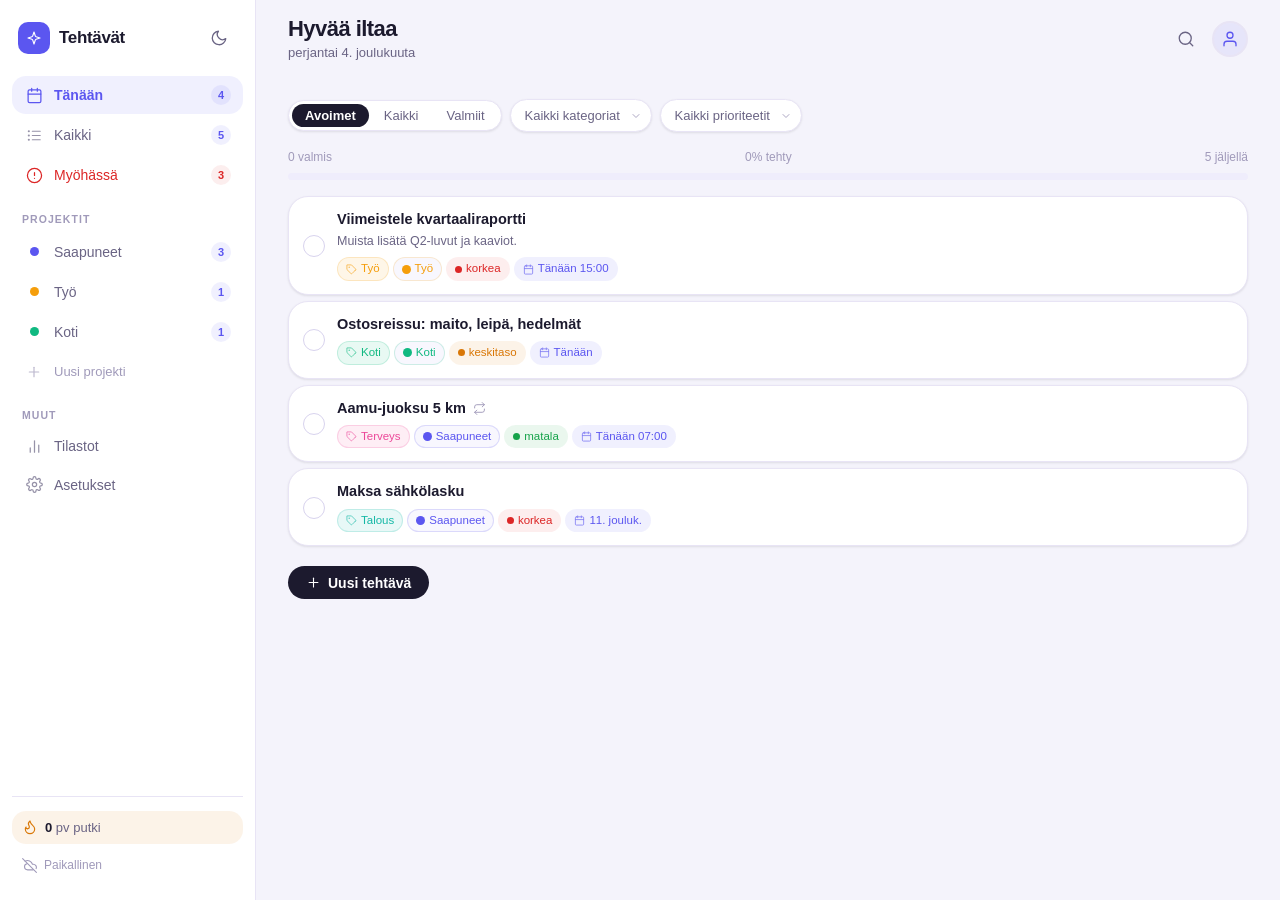
<file: index.html>
<!DOCTYPE html>
<html lang="fi">
<head>
  <meta charset="UTF-8" />
  <meta name="viewport" content="width=device-width, initial-scale=1.0" />
  <meta name="description" content="Tehtävälista — premium to-do app suomeksi" />
  <meta name="theme-color" content="#6366f1" />

  <!-- PWA -->
  <link rel="manifest" href="manifest.json" />
  <link rel="apple-touch-icon" href="icons/icon-192.png" />

  <!-- Open Graph -->
  <meta property="og:title" content="Tehtävälista" />
  <meta property="og:description" content="Premium tehtävälistasovellus" />
  <meta property="og:type" content="website" />

  <title>Tehtävälista</title>
  <link rel="stylesheet" href="styles.css" />
</head>
<body>
  <div id="app">
    <!-- Sivupalkki -->
    <aside id="sidebar" aria-label="Navigaatio">
      <!-- Renderöidään app.js:ssä -->
    </aside>

    <!-- Pääsisältö -->
    <main id="main-content" aria-label="Tehtävät">
      <!-- Renderöidään app.js:ssä -->
    </main>
  </div>

  <script type="module" src="app.js"></script>
</body>
</html>
</file>
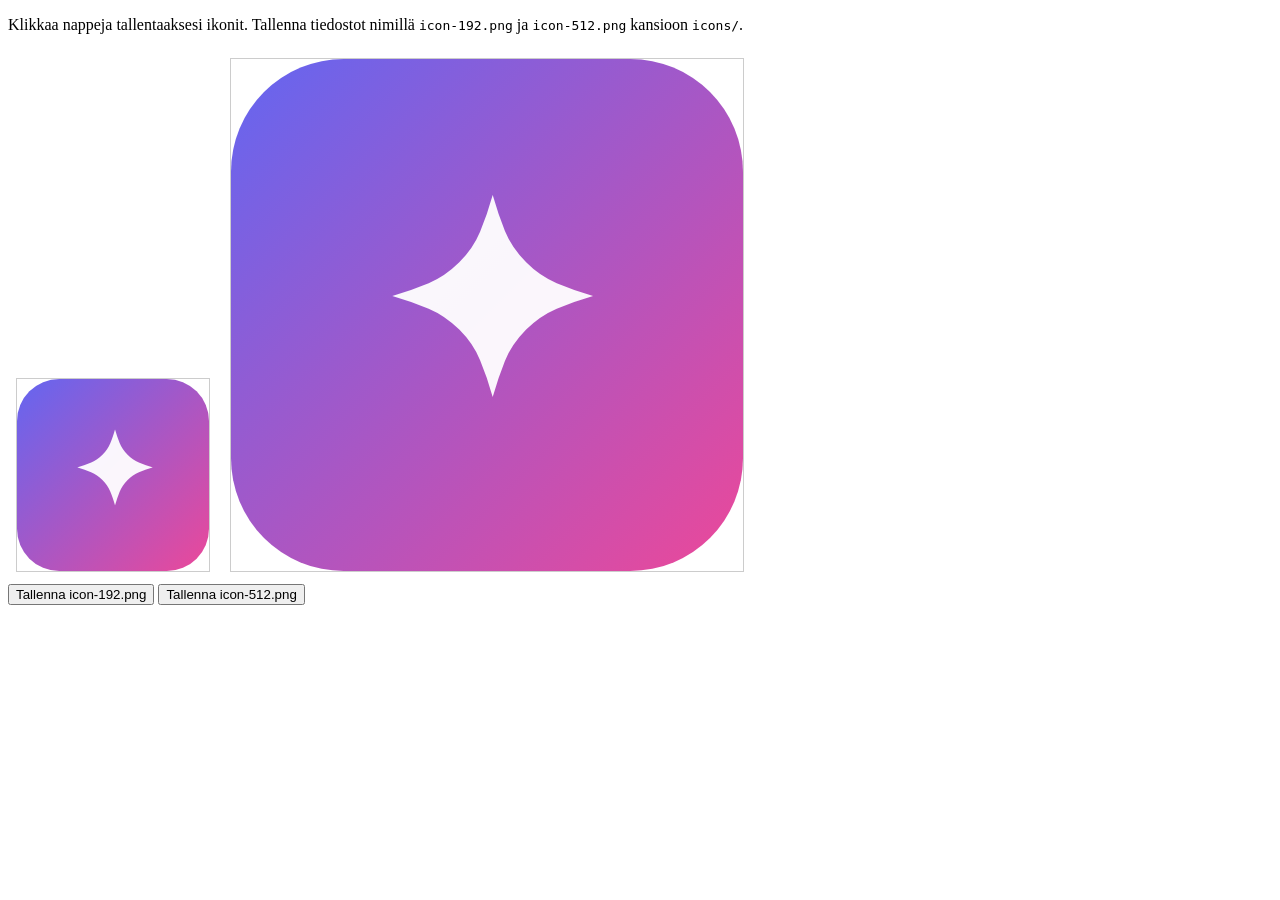
<file: generate-icons.html>
<!DOCTYPE html>
<html>
<head><title>Ikoni-generaattori</title></head>
<body>
<p>Klikkaa nappeja tallentaaksesi ikonit. Tallenna tiedostot nimillä <code>icon-192.png</code> ja <code>icon-512.png</code> kansioon <code>icons/</code>.</p>
<canvas id="c192" width="192" height="192" style="border:1px solid #ccc;margin:8px"></canvas>
<canvas id="c512" width="512" height="512" style="border:1px solid #ccc;margin:8px"></canvas>
<br>
<button onclick="save('c192','icon-192.png')">Tallenna icon-192.png</button>
<button onclick="save('c512','icon-512.png')">Tallenna icon-512.png</button>
<script>
function drawIcon(canvas) {
  const ctx = canvas.getContext('2d');
  const s = canvas.width;
  const r = s * 0.22;
  // Tausta
  const grad = ctx.createLinearGradient(0,0,s,s);
  grad.addColorStop(0,'#6366f1');
  grad.addColorStop(1,'#ec4899');
  ctx.fillStyle = grad;
  roundRect(ctx, 0, 0, s, s, r);
  ctx.fill();
  // Symboli ✦
  ctx.fillStyle = 'rgba(255,255,255,0.95)';
  ctx.font = `bold ${s*0.52}px sans-serif`;
  ctx.textAlign = 'center';
  ctx.textBaseline = 'middle';
  ctx.fillText('✦', s/2, s/2+s*0.02);
}
function roundRect(ctx,x,y,w,h,r){
  ctx.beginPath();ctx.moveTo(x+r,y);ctx.lineTo(x+w-r,y);
  ctx.arcTo(x+w,y,x+w,y+r,r);ctx.lineTo(x+w,y+h-r);
  ctx.arcTo(x+w,y+h,x+w-r,y+h,r);ctx.lineTo(x+r,y+h);
  ctx.arcTo(x,y+h,x,y+h-r,r);ctx.lineTo(x,y+r);
  ctx.arcTo(x,y,x+r,y,r);ctx.closePath();
}
function save(id,name){
  const a=document.createElement('a');
  a.href=document.getElementById(id).toDataURL('image/png');
  a.download=name;a.click();
}
drawIcon(document.getElementById('c192'));
drawIcon(document.getElementById('c512'));
</script>
</body>
</html>
</file>
<file: styles.css>
/* ============================================================
   Tehtävälista — Premium CSS v2
   Tyyli: puhdas, ammattimainen, ei glassmorphismia
   ============================================================ */

/* ---- Tokens (vaalea) ---- */
:root {
  --bg:         #f4f3fb;
  --surface:    #ffffff;
  --surface-2:  #f8f7fe;
  --surface-3:  #efedfc;
  --border:     #e8e4f5;
  --border-2:   #d8d3ee;

  --text-1:  #1c1a2e;
  --text-2:  #6a6484;
  --text-3:  #a09aba;

  --accent:       #5b56f0;
  --accent-hover: #4a45df;
  --accent-soft:  rgba(91,86,240,0.09);
  --accent-text:  #ffffff;

  --success:      #16a34a;
  --success-soft: rgba(22,163,74,0.09);
  --danger:       #dc2626;
  --danger-soft:  rgba(220,38,38,0.08);
  --warn:         #d97706;
  --warn-soft:    rgba(217,119,6,0.09);

  --shadow-xs: 0 1px 3px rgba(0,0,0,0.06), 0 1px 2px rgba(0,0,0,0.04);
  --shadow-sm: 0 2px 8px rgba(0,0,0,0.07), 0 1px 3px rgba(0,0,0,0.04);
  --shadow-md: 0 4px 18px rgba(0,0,0,0.09), 0 2px 6px rgba(0,0,0,0.05);
  --shadow-lg: 0 10px 36px rgba(0,0,0,0.11), 0 4px 12px rgba(0,0,0,0.07);

  --r-xs:   6px;
  --r-sm:   10px;
  --r-md:   14px;
  --r-lg:   20px;
  --r-xl:   26px;
  --r-pill: 999px;

  --sidebar-w:    256px;
  --bottom-nav-h: 62px;
  --t: 0.17s ease;
  --t-spring: 0.28s cubic-bezier(.34,1.48,.64,1);
}

/* ---- Tokens (tumma) ---- */
[data-theme="dark"] {
  --bg:        #0e0d1a;
  --surface:   #18172a;
  --surface-2: #211f36;
  --surface-3: #2b2944;
  --border:    #2d2b46;
  --border-2:  #3c3960;

  --text-1: #edeaf8;
  --text-2: #9490b5;
  --text-3: #575476;

  --accent:      #7672ff;
  --accent-hover:#8885ff;
  --accent-soft: rgba(118,114,255,0.13);

  --shadow-xs: 0 1px 3px rgba(0,0,0,0.30);
  --shadow-sm: 0 2px 8px rgba(0,0,0,0.36);
  --shadow-md: 0 4px 18px rgba(0,0,0,0.42);
  --shadow-lg: 0 10px 36px rgba(0,0,0,0.55);
}

/* ---- Reset ---- */
*, *::before, *::after { box-sizing: border-box; margin: 0; padding: 0; }
html { font-size: 16px; -webkit-text-size-adjust: 100%; }
body {
  font-family: -apple-system, BlinkMacSystemFont, 'Inter', 'Segoe UI', sans-serif;
  background: var(--bg);
  color: var(--text-1);
  min-height: 100dvh;
  line-height: 1.5;
}
button { cursor: pointer; border: none; background: none; font: inherit; }
input, textarea, select {
  font: inherit;
  color: var(--text-1);
  background: transparent;
  border: none;
  outline: none;
}
svg { display: inline-block; vertical-align: middle; flex-shrink: 0; }

/* ---- Layout ---- */
#app {
  display: flex;
  min-height: 100dvh;
}

/* ===== SIVUPALKKI ===== */
#sidebar {
  width: var(--sidebar-w);
  flex-shrink: 0;
  background: var(--surface);
  border-right: 1px solid var(--border);
  display: flex;
  flex-direction: column;
  padding: 20px 12px 20px;
  position: sticky;
  top: 0;
  height: 100dvh;
  overflow-y: auto;
  z-index: 50;
  transition: transform var(--t);
}

.sidebar-header {
  display: flex;
  align-items: center;
  justify-content: space-between;
  margin-bottom: 20px;
  padding: 0 6px;
}
.app-logo { display: flex; align-items: center; gap: 9px; }
.logo-mark {
  width: 32px; height: 32px;
  background: var(--accent);
  border-radius: var(--r-sm);
  display: flex;
  align-items: center;
  justify-content: center;
  color: #fff;
  flex-shrink: 0;
}
.logo-text {
  font-size: 17px;
  font-weight: 700;
  color: var(--text-1);
  letter-spacing: -.02em;
}

.sidebar-nav { display: flex; flex-direction: column; gap: 2px; margin-bottom: 4px; }

.sidebar-section-title {
  font-size: 10.5px;
  font-weight: 700;
  text-transform: uppercase;
  letter-spacing: .10em;
  color: var(--text-3);
  padding: 14px 10px 5px;
}

.nav-item {
  display: flex;
  align-items: center;
  gap: 10px;
  padding: 9px 12px;
  border-radius: var(--r-md);
  font-size: 14px;
  font-weight: 500;
  color: var(--text-2);
  transition: background var(--t), color var(--t);
  text-align: left;
  width: 100%;
  line-height: 1.3;
}
.nav-item svg { opacity: .7; transition: opacity var(--t); }
.nav-item:hover {
  background: var(--surface-2);
  color: var(--text-1);
}
.nav-item:hover svg { opacity: 1; }
.nav-item.active {
  background: var(--accent-soft);
  color: var(--accent);
  font-weight: 600;
}
.nav-item.active svg { opacity: 1; }
.nav-item.overdue-nav { color: var(--danger); }
.nav-item.overdue-nav svg { opacity: 1; color: var(--danger); }

.nav-icon-wrap { width: 20px; display: flex; justify-content: center; flex-shrink: 0; }
.nav-label { flex: 1; }

.nav-badge {
  background: var(--accent-soft);
  color: var(--accent);
  font-size: 11px;
  font-weight: 700;
  min-width: 20px;
  height: 20px;
  border-radius: var(--r-pill);
  display: flex;
  align-items: center;
  justify-content: center;
  padding: 0 5px;
}
.nav-badge.danger {
  background: var(--danger-soft);
  color: var(--danger);
}
.project-dot {
  width: 9px; height: 9px;
  border-radius: 50%;
  flex-shrink: 0;
}
.add-project-btn {
  color: var(--text-3);
  font-size: 13px;
  margin-top: 2px;
}
.add-project-btn:hover { color: var(--accent); background: var(--accent-soft); }

.sidebar-footer {
  margin-top: auto;
  padding-top: 14px;
  border-top: 1px solid var(--border);
  display: flex;
  flex-direction: column;
  gap: 6px;
}
.streak-badge {
  display: flex;
  align-items: center;
  gap: 7px;
  font-size: 13px;
  color: var(--text-2);
  padding: 7px 10px;
  background: var(--warn-soft);
  border-radius: var(--r-md);
  font-weight: 500;
}
.streak-badge svg { color: var(--warn); }
.streak-num { font-weight: 700; color: var(--text-1); }
.cloud-status {
  display: flex;
  align-items: center;
  gap: 7px;
  font-size: 12px;
  color: var(--text-3);
  padding: 6px 10px;
  border-radius: var(--r-md);
}
.cloud-local   { color: var(--text-3); }
.cloud-synced  { color: var(--success); background: var(--success-soft); }
.cloud-syncing { color: var(--warn); background: var(--warn-soft); }
.cloud-error   { color: var(--danger); background: var(--danger-soft); }

/* ===== PÄÄALUE ===== */
#main-content {
  flex: 1;
  min-width: 0;
  display: flex;
  flex-direction: column;
}

/* ===== YLÄPALKKI ===== */
.topbar {
  display: flex;
  align-items: center;
  justify-content: space-between;
  padding: 16px 32px 0;
  gap: 16px;
  position: sticky;
  top: 0;
  z-index: 40;
  background: var(--bg);
}
.topbar-left {
  display: flex;
  flex-direction: column;
  gap: 1px;
}
.topbar-greeting {
  font-size: 22px;
  font-weight: 800;
  letter-spacing: -.025em;
  line-height: 1.2;
}
.topbar-subtitle {
  font-size: 13px;
  color: var(--text-2);
  font-weight: 400;
}
.topbar-right {
  display: flex;
  align-items: center;
  gap: 8px;
  flex-shrink: 0;
}
.topbar-avatar {
  width: 36px; height: 36px;
  background: var(--accent-soft);
  border-radius: 50%;
  display: flex;
  align-items: center;
  justify-content: center;
  color: var(--accent);
  border: 2px solid var(--border);
  flex-shrink: 0;
}

/* ===== INHOUD PADDING ===== */
.view-content {
  padding: 20px 32px 80px;
}

/* ===== NAPIT ===== */
.pill-btn {
  display: inline-flex;
  align-items: center;
  gap: 7px;
  padding: 9px 18px;
  border-radius: var(--r-pill);
  font-size: 14px;
  font-weight: 600;
  transition: all var(--t);
  white-space: nowrap;
  line-height: 1;
}
.pill-btn.primary {
  background: var(--text-1);
  color: var(--surface);
}
[data-theme="dark"] .pill-btn.primary {
  background: var(--accent);
  color: #fff;
}
.pill-btn.primary:hover {
  opacity: .88;
  transform: translateY(-1px);
  box-shadow: var(--shadow-sm);
}
.pill-btn.ghost {
  background: var(--surface);
  color: var(--text-2);
  border: 1px solid var(--border);
}
.pill-btn.ghost:hover {
  border-color: var(--border-2);
  color: var(--text-1);
  background: var(--surface-2);
}
.pill-btn.danger {
  background: var(--danger-soft);
  color: var(--danger);
  border: 1px solid transparent;
}
.pill-btn.danger:hover { opacity: .85; }
.pill-btn.small { padding: 7px 14px; font-size: 13px; }
.pill-btn.full-width { width: 100%; justify-content: center; margin-top: 12px; }
.pill-btn:disabled { opacity: .4; cursor: not-allowed; pointer-events: none; }

.icon-btn {
  width: 36px; height: 36px;
  border-radius: 50%;
  display: flex;
  align-items: center;
  justify-content: center;
  color: var(--text-2);
  transition: background var(--t), color var(--t);
  flex-shrink: 0;
}
.icon-btn:hover { background: var(--surface-3); color: var(--text-1); }

/* ===== HAKU ===== */
.search-bar {
  margin: 14px 0 0;
}
.search-bar.hidden { display: none; }
.search-wrap {
  position: relative;
  display: flex;
  align-items: center;
}
.search-wrap svg {
  position: absolute;
  left: 14px;
  color: var(--text-3);
  pointer-events: none;
}
#search-input {
  width: 100%;
  background: var(--surface);
  border: 1px solid var(--border);
  border-radius: var(--r-pill);
  padding: 10px 16px 10px 40px;
  font-size: 14px;
  color: var(--text-1);
  box-shadow: var(--shadow-xs);
  transition: border-color var(--t), box-shadow var(--t);
}
#search-input::placeholder { color: var(--text-3); }
#search-input:focus {
  border-color: var(--accent);
  box-shadow: 0 0 0 3px var(--accent-soft);
}

/* ===== SUODATTIMET ===== */
.filter-row {
  display: flex;
  flex-wrap: wrap;
  align-items: center;
  gap: 8px;
  margin: 16px 0 4px;
}

/* Status-pillerit (button-togglet) */
.status-pills {
  display: flex;
  background: var(--surface);
  border: 1px solid var(--border);
  border-radius: var(--r-pill);
  padding: 3px;
  gap: 2px;
  box-shadow: var(--shadow-xs);
}
.status-pill {
  padding: 5px 13px;
  border-radius: var(--r-pill);
  font-size: 13px;
  font-weight: 500;
  color: var(--text-2);
  transition: all var(--t);
  line-height: 1;
}
.status-pill:hover { color: var(--text-1); }
.status-pill.active {
  background: var(--text-1);
  color: var(--surface);
  font-weight: 600;
}
[data-theme="dark"] .status-pill.active {
  background: var(--accent);
}

/* Kategoria & prioriteetti select */
.filter-select-wrap {
  position: relative;
  display: inline-flex;
  align-items: center;
}
.filter-select-wrap svg {
  position: absolute;
  right: 10px;
  color: var(--text-3);
  pointer-events: none;
}
.filter-select {
  appearance: none;
  -webkit-appearance: none;
  background: var(--surface);
  border: 1px solid var(--border);
  border-radius: var(--r-pill);
  padding: 6px 30px 6px 14px;
  font-size: 13px;
  font-weight: 500;
  color: var(--text-2);
  cursor: pointer;
  box-shadow: var(--shadow-xs);
  transition: border-color var(--t);
}
.filter-select:hover { border-color: var(--border-2); color: var(--text-1); }
.filter-select:focus { border-color: var(--accent); outline: none; }
.filter-select.active-filter { border-color: var(--accent); color: var(--accent); background: var(--accent-soft); }

/* ===== EDISTYMISPALKKI ===== */
.progress-section { margin: 16px 0; }
.progress-labels {
  display: flex;
  justify-content: space-between;
  font-size: 12px;
  color: var(--text-3);
  margin-bottom: 7px;
  font-weight: 500;
}
.progress-track {
  height: 7px;
  background: var(--surface-3);
  border-radius: var(--r-pill);
  overflow: hidden;
}
.progress-fill {
  height: 100%;
  background: linear-gradient(90deg, var(--accent), #9b8fff);
  border-radius: var(--r-pill);
  transition: width 0.55s cubic-bezier(.4,0,.2,1);
}

/* ===== TEHTÄVÄKORTIT ===== */
.task-list { display: flex; flex-direction: column; gap: 6px; }

.task-card {
  display: flex;
  align-items: center;
  gap: 12px;
  background: var(--surface);
  border: 1px solid var(--border);
  border-radius: var(--r-lg);
  padding: 13px 14px;
  box-shadow: var(--shadow-xs);
  transition: transform var(--t), box-shadow var(--t), border-color var(--t), opacity var(--t);
  animation: cardIn .2s ease both;
}
.task-card:hover {
  transform: translateY(-1px);
  box-shadow: var(--shadow-sm);
  border-color: var(--border-2);
}
.task-card.completed { opacity: .5; }
.task-card.overdue { border-left: 3px solid var(--danger); }
.task-card.pri-border-high { border-left: 3px solid var(--danger); }

@keyframes cardIn {
  from { opacity: 0; transform: translateY(6px); }
  to   { opacity: 1; transform: translateY(0); }
}

/* Checkbox */
.task-check {
  width: 22px; height: 22px;
  flex-shrink: 0;
  border: 1.75px solid var(--border-2);
  border-radius: 50%;
  display: flex;
  align-items: center;
  justify-content: center;
  transition: all var(--t-spring);
  color: #fff;
  margin-top: 1px;
}
.task-check:hover { border-color: var(--accent); background: var(--accent-soft); }
.task-check.checked {
  background: var(--success);
  border-color: var(--success);
  animation: checkPop .25s cubic-bezier(.34,1.56,.64,1) both;
}
@keyframes checkPop {
  from { transform: scale(.7); }
  to   { transform: scale(1); }
}

/* Tehtävän runko */
.task-body { flex: 1; min-width: 0; cursor: pointer; }
.task-title {
  font-size: 14.5px;
  font-weight: 600;
  line-height: 1.35;
  word-break: break-word;
  display: flex;
  align-items: center;
  gap: 7px;
}
.task-recur-icon { color: var(--text-3); flex-shrink: 0; }
.task-card.completed .task-title {
  text-decoration: line-through;
  color: var(--text-3);
}
.task-notes {
  font-size: 12.5px;
  color: var(--text-2);
  margin-top: 3px;
  line-height: 1.4;
}
.task-meta {
  display: flex;
  flex-wrap: wrap;
  gap: 4px;
  margin-top: 7px;
}

/* Tagit */
.tag {
  display: inline-flex;
  align-items: center;
  gap: 4px;
  padding: 2px 8px;
  border-radius: var(--r-pill);
  font-size: 11.5px;
  font-weight: 500;
  border: 1px solid transparent;
  background: var(--surface-2);
  color: var(--text-2);
}
.tag svg { opacity: .75; }
.pri-dot {
  width: 7px; height: 7px;
  border-radius: 50%;
  display: inline-block;
  flex-shrink: 0;
}
.tag.pri-high   { background: var(--danger-soft);  color: var(--danger); }
.tag.pri-mid    { background: var(--warn-soft);    color: var(--warn); }
.tag.pri-low    { background: var(--success-soft); color: var(--success); }
.tag.due        { background: var(--accent-soft);  color: var(--accent); }
.tag.due-overdue { background: var(--danger-soft); color: var(--danger); }

/* Chevron & delete */
.task-chevron {
  color: var(--text-3);
  flex-shrink: 0;
  opacity: 0;
  transition: opacity var(--t), transform var(--t);
}
.task-card:hover .task-chevron { opacity: 1; }

.task-delete {
  width: 28px; height: 28px;
  border-radius: 50%;
  display: flex;
  align-items: center;
  justify-content: center;
  color: var(--text-3);
  opacity: 0;
  transition: opacity var(--t), background var(--t), color var(--t);
  flex-shrink: 0;
}
.task-card:hover .task-delete { opacity: 1; }
.task-delete:hover { background: var(--danger-soft); color: var(--danger); }

/* ===== TYHJÄ TILA ===== */
.empty-state {
  text-align: center;
  padding: 64px 24px 48px;
  color: var(--text-3);
}
.empty-icon {
  width: 72px; height: 72px;
  background: var(--surface);
  border: 2px solid var(--border);
  border-radius: var(--r-xl);
  display: flex;
  align-items: center;
  justify-content: center;
  margin: 0 auto 20px;
  color: var(--text-3);
  box-shadow: var(--shadow-xs);
}
.empty-state p { font-size: 15px; margin-bottom: 20px; color: var(--text-2); font-weight: 500; }
.empty-state small { display: block; font-size: 13px; color: var(--text-3); margin-bottom: 20px; }

/* ===== DIVIDER ===== */
.section-divider {
  display: flex;
  align-items: center;
  gap: 12px;
  font-size: 12px;
  color: var(--text-3);
  font-weight: 600;
  letter-spacing: .04em;
  text-transform: uppercase;
  margin: 16px 0 4px;
}
.section-divider::before,
.section-divider::after {
  content: '';
  flex: 1;
  height: 1px;
  background: var(--border);
}

/* ===== MODAL ===== */
.modal-overlay {
  position: fixed;
  inset: 0;
  background: rgba(10,9,25,0.45);
  display: flex;
  align-items: flex-end;
  justify-content: center;
  padding: 0;
  z-index: 200;
  opacity: 0;
  pointer-events: none;
  transition: opacity var(--t);
}
.modal-overlay.open {
  opacity: 1;
  pointer-events: all;
}
.modal-overlay.open .modal-card {
  transform: none;
  opacity: 1;
}

.modal-card {
  background: var(--surface);
  border: 1px solid var(--border);
  border-radius: var(--r-xl) var(--r-xl) 0 0;
  box-shadow: var(--shadow-lg);
  width: 100%;
  max-width: 560px;
  max-height: 92dvh;
  overflow-y: auto;
  padding: 8px 28px 32px;
  transform: translateY(24px);
  opacity: 0;
  transition: transform 0.28s cubic-bezier(.34,1.2,.64,1), opacity var(--t);
}
.modal-drag-handle {
  width: 36px; height: 4px;
  background: var(--border-2);
  border-radius: var(--r-pill);
  margin: 10px auto 20px;
}
.modal-header {
  display: flex;
  align-items: center;
  justify-content: space-between;
  margin-bottom: 20px;
}
.modal-header h2 { font-size: 18px; font-weight: 700; letter-spacing: -.02em; }

/* Desktop: centered modal */
@media (min-width: 640px) {
  .modal-overlay { align-items: center; padding: 16px; }
  .modal-card {
    border-radius: var(--r-xl);
    max-height: 88dvh;
  }
  .modal-drag-handle { display: none; }
}

/* ===== LOMAKKEET ===== */
.form-group { margin-bottom: 14px; }
.form-label {
  display: block;
  font-size: 11.5px;
  font-weight: 700;
  color: var(--text-3);
  text-transform: uppercase;
  letter-spacing: .07em;
  margin-bottom: 5px;
}
.form-row { display: flex; gap: 12px; }
.form-row .form-group { flex: 1; }
.flex-1 { flex: 1; }

.form-input {
  width: 100%;
  background: var(--surface-2);
  border: 1px solid var(--border);
  border-radius: var(--r-md);
  padding: 10px 14px;
  font-size: 14px;
  color: var(--text-1);
  transition: border-color var(--t), box-shadow var(--t);
}
.form-input:focus {
  border-color: var(--accent);
  box-shadow: 0 0 0 3px var(--accent-soft);
  background: var(--surface);
}
.form-input.big-input {
  font-size: 17px;
  font-weight: 600;
  padding: 13px 16px;
  background: var(--surface);
  border-color: var(--border-2);
}
.form-input.compact { width: auto; padding: 7px 10px; font-size: 13px; }
textarea.form-input { resize: vertical; min-height: 76px; }
select.form-input { cursor: pointer; }

.form-actions {
  display: flex;
  justify-content: flex-end;
  gap: 10px;
  margin-top: 22px;
  flex-wrap: wrap;
  padding-top: 16px;
  border-top: 1px solid var(--border);
}

.suggestion-hint {
  display: inline-flex;
  align-items: center;
  gap: 6px;
  font-size: 12px;
  color: var(--accent);
  margin-top: 6px;
  padding: 5px 10px;
  background: var(--accent-soft);
  border-radius: var(--r-pill);
  font-weight: 500;
}

.file-input { font-size: 13px; color: var(--text-2); cursor: pointer; }
.attachment-list { display: flex; flex-wrap: wrap; gap: 6px; margin-top: 8px; }
.attachment-chip {
  display: flex;
  align-items: center;
  gap: 6px;
  background: var(--surface-2);
  border: 1px solid var(--border);
  border-radius: var(--r-pill);
  padding: 4px 8px 4px 10px;
  font-size: 12px;
  color: var(--text-2);
}
.att-remove {
  width: 18px; height: 18px;
  display: flex;
  align-items: center;
  justify-content: center;
  border-radius: 50%;
  color: var(--text-3);
  flex-shrink: 0;
}
.att-remove:hover { background: var(--danger-soft); color: var(--danger); }

/* ===== PROJEKTIMODAL — värivalitsin ===== */
.color-picker { display: flex; flex-wrap: wrap; gap: 8px; margin-top: 6px; }
.color-swatch {
  width: 28px; height: 28px;
  border-radius: 50%;
  border: 3px solid transparent;
  outline: 2px solid transparent;
  transition: transform var(--t), outline-color var(--t);
}
.color-swatch:hover { transform: scale(1.14); }
.color-swatch.selected { outline-color: var(--text-1); transform: scale(1.1); }

/* ===== KATEGORIAN HALLINTA ===== */
.cat-row {
  display: flex;
  align-items: center;
  gap: 10px;
  padding: 10px 4px;
  border-bottom: 1px solid var(--border);
}
.cat-row:last-child { border-bottom: none; }
.cat-dot { width: 11px; height: 11px; border-radius: 50%; flex-shrink: 0; }
.cat-name { flex: 1; font-size: 14px; font-weight: 500; }

/* ===== TILASTOT ===== */
.stats-grid {
  display: grid;
  grid-template-columns: repeat(auto-fill, minmax(130px, 1fr));
  gap: 10px;
  margin-bottom: 20px;
}
.stat-card {
  background: var(--surface);
  border: 1px solid var(--border);
  border-radius: var(--r-lg);
  padding: 18px 16px;
  box-shadow: var(--shadow-xs);
}
.stat-num {
  font-size: 30px;
  font-weight: 800;
  letter-spacing: -.03em;
  color: var(--accent);
  display: flex;
  align-items: center;
  gap: 6px;
}
.stat-num.flame-col { color: var(--warn); }
.stat-num.success-col { color: var(--success); }
.stat-label { font-size: 12.5px; color: var(--text-2); margin-top: 3px; font-weight: 500; }

.stats-section {
  background: var(--surface);
  border: 1px solid var(--border);
  border-radius: var(--r-lg);
  padding: 18px 20px;
  margin-bottom: 12px;
  box-shadow: var(--shadow-xs);
}
.stats-section h3 {
  font-size: 14px;
  font-weight: 700;
  margin-bottom: 14px;
  color: var(--text-1);
  letter-spacing: -.01em;
}
.big-progress-bar {
  height: 10px;
  background: var(--surface-3);
  border-radius: var(--r-pill);
  overflow: hidden;
  margin-bottom: 8px;
}
.big-progress-fill {
  height: 100%;
  background: linear-gradient(90deg, var(--accent), #9b8fff);
  border-radius: var(--r-pill);
  transition: width 0.8s cubic-bezier(.4,0,.2,1);
}
.cat-bar-row {
  display: flex;
  align-items: center;
  gap: 10px;
  margin-bottom: 10px;
}
.cat-bar-label { font-size: 13px; color: var(--text-2); width: 80px; flex-shrink: 0; font-weight: 500; }
.cat-bar-track {
  flex: 1;
  height: 7px;
  background: var(--surface-3);
  border-radius: var(--r-pill);
  overflow: hidden;
}
.cat-bar-fill {
  height: 100%;
  border-radius: var(--r-pill);
  transition: width 0.6s cubic-bezier(.4,0,.2,1);
}
.cat-bar-pct { font-size: 12px; color: var(--text-3); width: 40px; text-align: right; font-weight: 600; }
.bar-chart {
  display: flex;
  align-items: flex-end;
  gap: 6px;
  height: 80px;
}
.bar-col { display: flex; flex-direction: column; align-items: center; gap: 4px; flex: 1; }
.bar-fill { width: 100%; border-radius: 4px 4px 0 0; min-height: 4px; transition: height .5s cubic-bezier(.4,0,.2,1); }
.bar-label { font-size: 10px; color: var(--text-3); }
.bar-count { font-size: 11px; color: var(--accent); font-weight: 700; }

/* ===== ASETUKSET ===== */
.settings-list {
  background: var(--surface);
  border: 1px solid var(--border);
  border-radius: var(--r-lg);
  overflow: hidden;
  box-shadow: var(--shadow-xs);
}
.settings-row {
  display: flex;
  align-items: center;
  justify-content: space-between;
  gap: 16px;
  padding: 15px 20px;
  border-bottom: 1px solid var(--border);
  transition: background var(--t);
}
.settings-row:last-child { border-bottom: none; }
.settings-row:hover { background: var(--surface-2); }
.setting-label { font-size: 14.5px; font-weight: 600; }
.setting-desc { font-size: 12.5px; color: var(--text-2); margin-top: 2px; line-height: 1.4; }
.toggle-group { display: flex; align-items: center; gap: 10px; flex-shrink: 0; }
.danger-row:hover { background: var(--danger-soft); }

.pill-status {
  display: inline-flex;
  align-items: center;
  gap: 4px;
  padding: 3px 10px;
  border-radius: var(--r-pill);
  font-size: 12px;
  font-weight: 600;
}
.pill-status.green { background: var(--success-soft); color: var(--success); }
.pill-status.red   { background: var(--danger-soft);  color: var(--danger); }
.pill-status.gray  { background: var(--surface-3);    color: var(--text-3); }

/* Toggle switch */
.toggle-switch { display: inline-flex; align-items: center; cursor: pointer; }
.toggle-switch input { display: none; }
.toggle-track {
  width: 40px; height: 22px;
  background: var(--border-2);
  border-radius: var(--r-pill);
  position: relative;
  transition: background var(--t);
}
.toggle-track::after {
  content: '';
  position: absolute;
  width: 16px; height: 16px;
  top: 3px; left: 3px;
  background: #fff;
  border-radius: 50%;
  box-shadow: var(--shadow-xs);
  transition: left var(--t-spring);
}
.toggle-switch input:checked + .toggle-track { background: var(--accent); }
.toggle-switch input:checked + .toggle-track::after { left: 21px; }

/* ===== UNDO TOAST ===== */
.undo-toast {
  position: fixed;
  bottom: 80px;
  left: 50%;
  transform: translateX(-50%) translateY(20px);
  background: var(--text-1);
  color: var(--surface);
  border-radius: var(--r-pill);
  padding: 12px 20px;
  font-size: 13.5px;
  font-weight: 500;
  display: flex;
  align-items: center;
  gap: 16px;
  box-shadow: var(--shadow-lg);
  z-index: 500;
  transition: transform 0.28s cubic-bezier(.34,1.2,.64,1), opacity .2s;
  pointer-events: none;
  opacity: 0;
  white-space: nowrap;
}
.undo-toast.visible {
  transform: translateX(-50%) translateY(0);
  pointer-events: all;
  opacity: 1;
}
.undo-toast #btn-undo {
  font-size: 13px;
  font-weight: 700;
  color: #a5b4fc;
  cursor: pointer;
  text-decoration: underline;
  text-underline-offset: 2px;
}

/* ===== ALANAVIGAATIO (mobiili) ===== */
#bottom-nav {
  display: none;
  position: fixed;
  bottom: 0; left: 0; right: 0;
  height: var(--bottom-nav-h);
  background: var(--surface);
  border-top: 1px solid var(--border);
  z-index: 100;
  padding: 0 8px;
  box-shadow: 0 -4px 20px rgba(0,0,0,.07);
}
.bnav-inner {
  display: flex;
  align-items: center;
  justify-content: space-around;
  height: 100%;
  max-width: 480px;
  margin: 0 auto;
}
.bnav-item {
  display: flex;
  flex-direction: column;
  align-items: center;
  gap: 3px;
  padding: 6px 12px;
  border-radius: var(--r-md);
  color: var(--text-3);
  font-size: 10.5px;
  font-weight: 500;
  transition: color var(--t), background var(--t);
  flex: 1;
}
.bnav-item:hover { color: var(--text-2); }
.bnav-item.active { color: var(--accent); }
.bnav-item svg { transition: transform var(--t-spring); }
.bnav-item.active svg { transform: scale(1.08); }

.bnav-fab {
  width: 48px; height: 48px;
  background: var(--text-1);
  border-radius: 50%;
  display: flex;
  align-items: center;
  justify-content: center;
  color: var(--surface);
  box-shadow: var(--shadow-md);
  flex-shrink: 0;
  transition: transform var(--t-spring), box-shadow var(--t);
}
[data-theme="dark"] .bnav-fab { background: var(--accent); }
.bnav-fab:hover {
  transform: scale(1.08);
  box-shadow: var(--shadow-lg);
}
.bnav-fab:active { transform: scale(.96); }

/* ===== RESPONSIIVISUUS ===== */
@media (max-width: 680px) {
  #sidebar { display: none; }
  #bottom-nav { display: block; }
  .topbar { padding: 14px 16px 0; }
  .view-content { padding: 16px 16px 80px; }
  .form-row { flex-direction: column; }
  .stats-grid { grid-template-columns: 1fr 1fr; }
  .modal-card { padding: 0 20px 28px; }
  .undo-toast { bottom: calc(var(--bottom-nav-h) + 12px); }
}

/* ===== SCROLLBAR ===== */
::-webkit-scrollbar { width: 5px; height: 5px; }
::-webkit-scrollbar-track { background: transparent; }
::-webkit-scrollbar-thumb { background: var(--border-2); border-radius: 3px; }
::-webkit-scrollbar-thumb:hover { background: var(--text-3); }

/* ===== FOCUS ===== */
:focus-visible { outline: 2px solid var(--accent); outline-offset: 2px; border-radius: 4px; }
button:focus-visible { border-radius: var(--r-pill); }

/* ===== ANIMAATIOT ===== */
@keyframes fadeIn { from { opacity: 0; } to { opacity: 1; } }
.view-content > * { animation: fadeIn .2s ease both; }

/* ===== PROJEKTIMODAALIN ICON-KENTTÄ — piilotettu ===== */
.proj-icon-hidden { display: none; }
</file>
